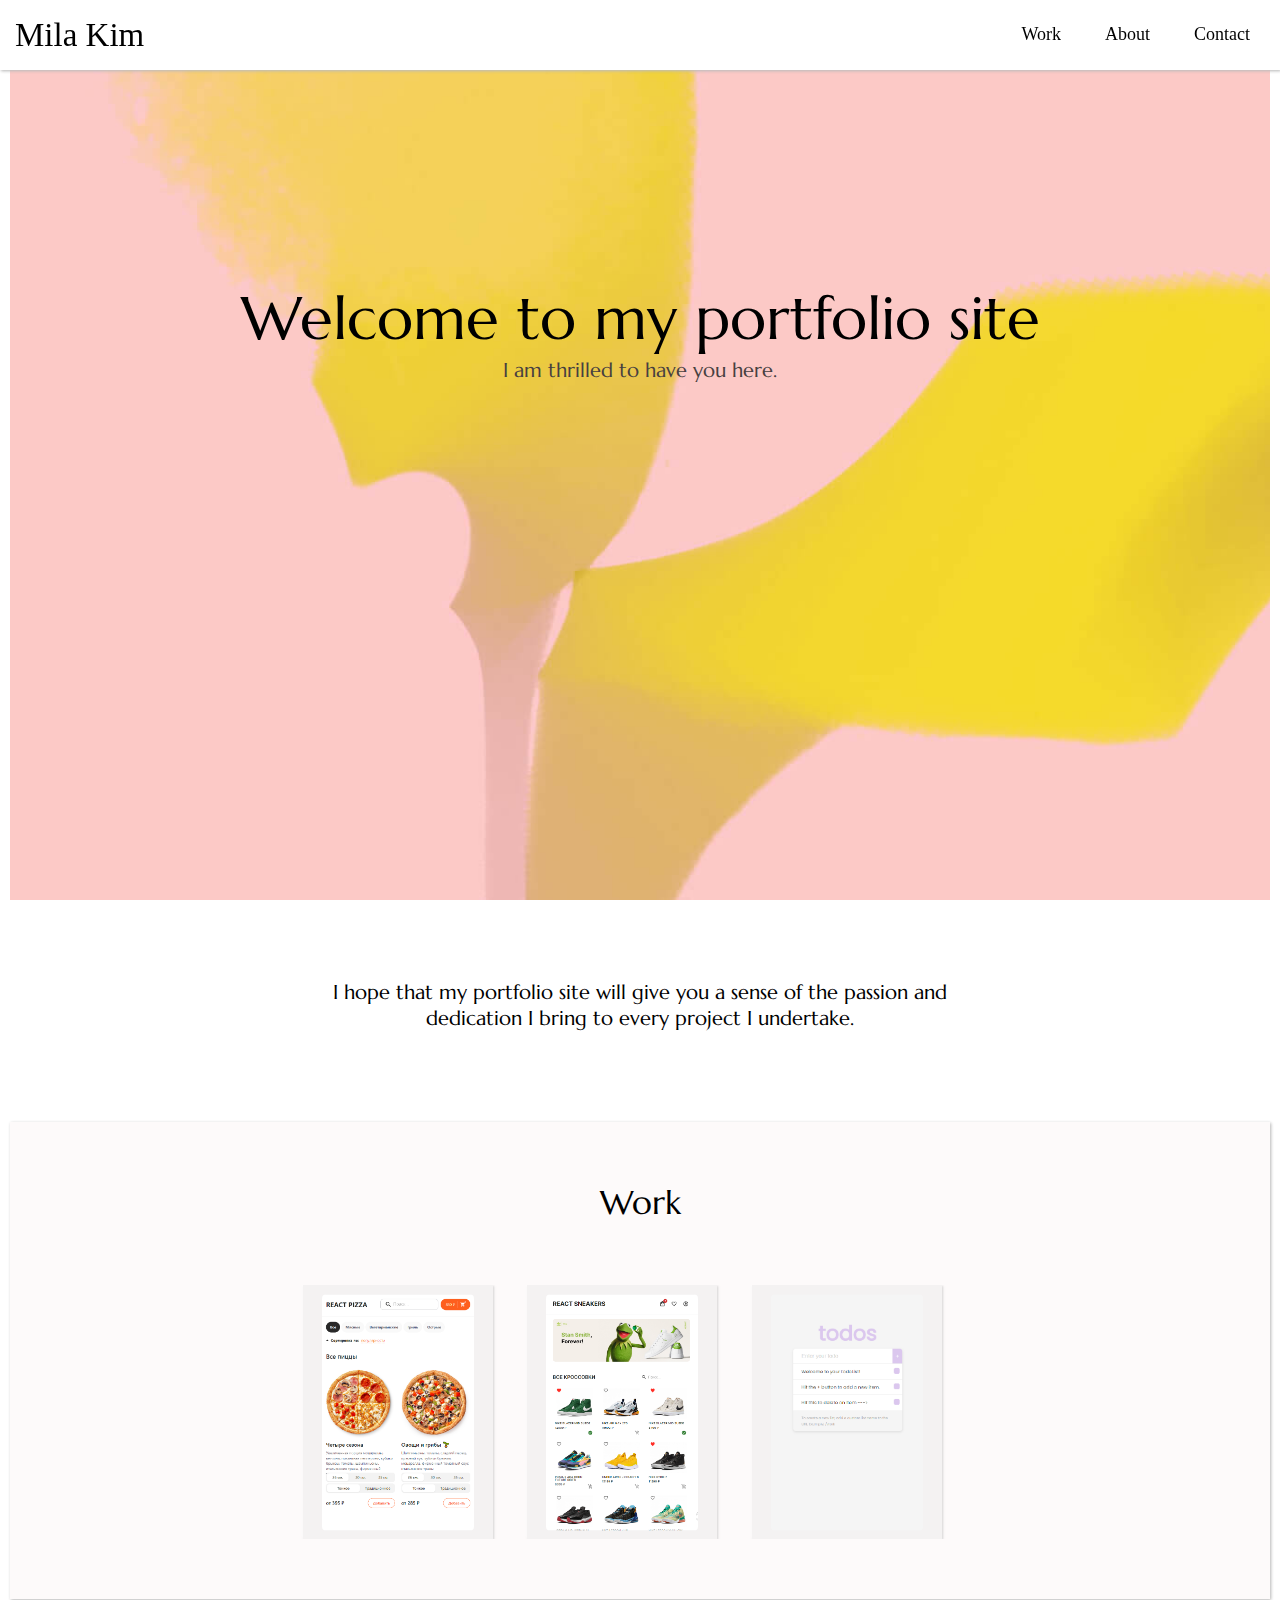
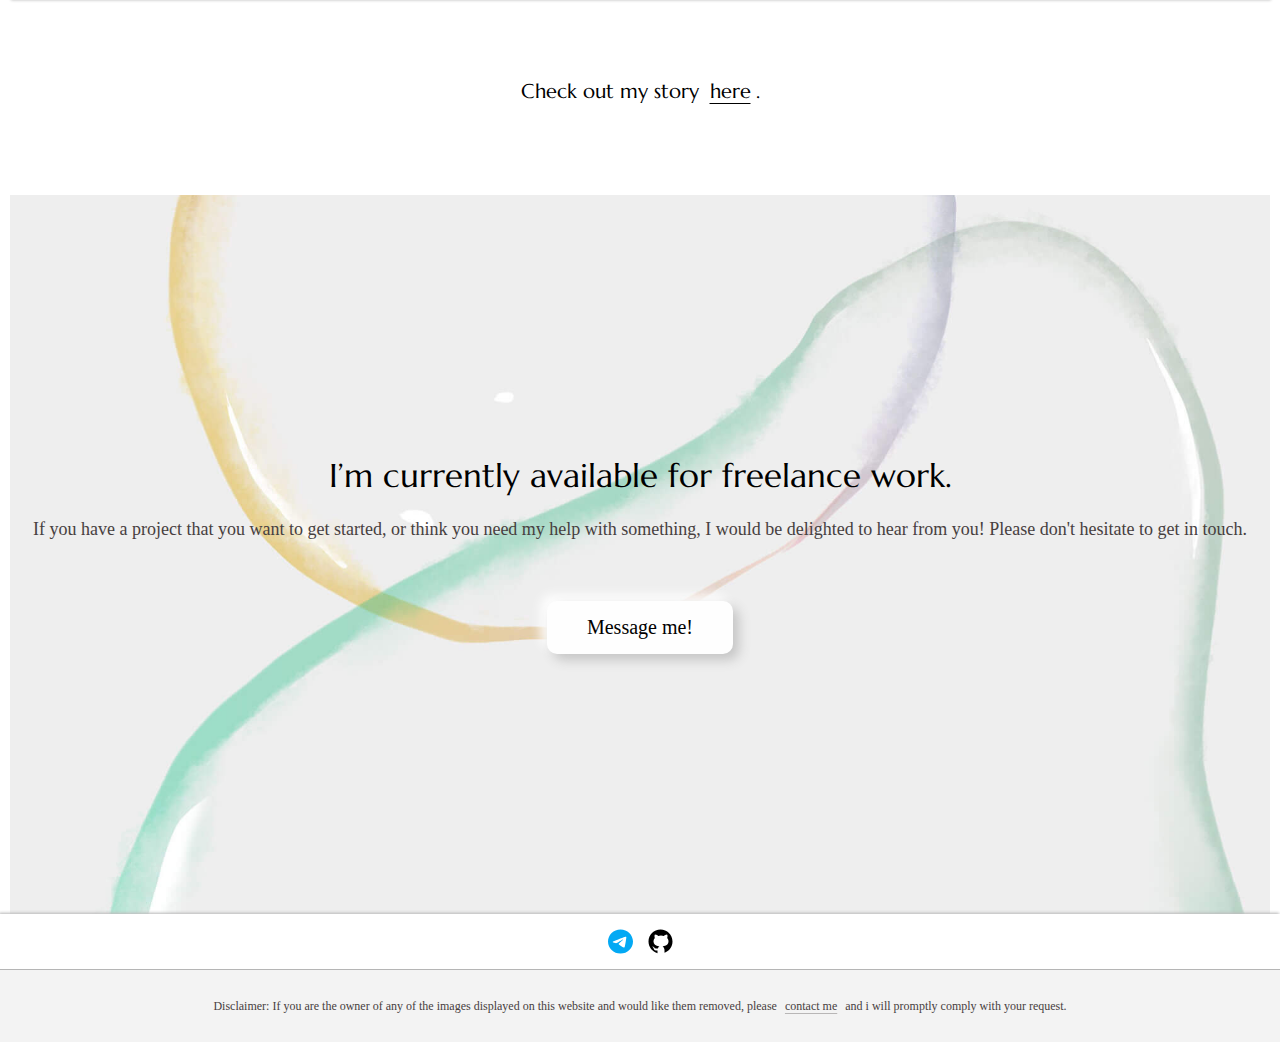
<file: index.html>
<!DOCTYPE html>
<html lang="en">
  <head>
    <meta charset="UTF-8" />
    <meta http-equiv="X-UA-Compatible" content="IE=edge" />
    <meta name="viewport" content="width=device-width, initial-scale=1.0" />
    <meta
      name="description"
      content="My portfolio website showcasing my skills and projects in web development."
    />
    <meta
      name="keywords"
      content="web development, front-end, HTML, CSS, JavaScript, React, Node.js"
    />
    <meta name="author" content="Mila Kim" />
    <meta name="robots" content="index, follow" />
    <title>Mila Kim | Portfolio</title>
    <!-- Favicons -->
    <link
      rel="apple-touch-icon"
      sizes="180x180"
      href="assets/img/favicon/apple-touch-icon.png"
    />
    <link
      rel="icon"
      type="image/png"
      sizes="32x32"
      href="assets/img/favicon//favicon-32x32.png"
    />
    <link
      rel="icon"
      type="image/png"
      sizes="16x16"
      href="assets/img/favicon//favicon-16x16.png"
    />
    <link rel="manifest" href="assets/img/favicon//site.webmanifest" />
    <!-- Preconnect Google Fonts -->
    <link rel="preconnect" href="https://fonts.googleapis.com" />
    <link rel="preconnect" href="https://fonts.gstatic.com" crossorigin />
    <link
      href="https://fonts.googleapis.com/css2?family=Marcellus&family=Tinos&display=swap"
      rel="stylesheet"
    />
    <!-- Stylesheets -->
    <link rel="stylesheet" href="assets/css/libraries/owl.carousel.min.css" />
    <link
      rel="stylesheet"
      href="assets/css/libraries/owl.theme.default.min.css"
    />
    <link rel="stylesheet" href="assets/css/style.css" />
  </head>

  <body>
    <div class="preloader" id="preloader">
      <div class="preloader__block"></div>
      <div class="preloader__block"></div>
      <div class="preloader__block"></div>
      <div class="preloader__block"></div>
    </div>
    <div class="wrapper">
      <header class="header">
        <div class="container">
          <div class="header__body">
            <div class="header__logo">
              <a class="header__title" href="/">Mila Kim</a>
            </div>
            <div class="header__burger link">
              <span></span>
            </div>
            <div class="header__menu">
              <nav class="header__nav">
                <a class="header__link link" href="#work">Work</a>
                <a class="header__link link" href="about.html">About</a>
                <a class="header__link link" href="#contact">Contact</a>
              </nav>
            </div>
          </div>
        </div>
      </header>

      <main>
        <section
          class="hero"
          title="Background image for website from www.squarespace.com"
        >
          <div class="container">
            <div class="hero__content">
              <h2 class="hero__title">Welcome to my portfolio site</h2>
              <h3 class="hero__text">I am thrilled to have you here.</h3>
            </div>
          </div>
        </section>

        <section class="block-content">
          <div class="container">
            <p class="block-content__text">
              I hope that my portfolio site will give you a sense of the passion
              and dedication I bring to every project I undertake.
            </p>
          </div>
        </section>

        <section class="work" id="work">
          <div class="container">
            <div class="work__container">
              <h2 class="work__title">Work</h2>
              <div class="work__wrapper">
                <div class="owl-carousel owl-theme">
                  <div class="card item">
                    <img
                      class="card__img"
                      src="assets/img/works/pizza.png"
                      alt="Example work: React/RTK/TS"
                    />
                    <div class="content card__content">
                      <p class="card__title">
                        React Pizza v2<br />
                        <span class="card__span">CODE | PREVIEW</span>
                      </p>
                      <div class="sci card__sci">
                        <a
                          class="card__sci-logo"
                          href="https://github.com/milakas/react-pizza-v2"
                          aria-label="Link to the project repository on GitHub."
                          target="_blank"
                        >
                          <svg
                            width="30"
                            height="30"
                            viewBox="0 0 30 30"
                            xmlns="http://www.w3.org/2000/svg"
                          >
                            <path
                              d="M10.3687 26.3898C10.3687 26.5227 10.225 26.6289 10.0437 26.6289C9.8375 26.6488 9.69375 26.5426 9.69375 26.3898C9.69375 26.257 9.8375 26.1508 10.0188 26.1508C10.2063 26.1309 10.3687 26.2371 10.3687 26.3898ZM8.425 26.091C8.38125 26.2238 8.50625 26.3766 8.69375 26.4164C8.85625 26.4828 9.04375 26.4164 9.08125 26.2836C9.11875 26.1508 9 25.998 8.8125 25.9383C8.65 25.8918 8.46875 25.9582 8.425 26.091ZM11.1875 25.9781C11.0063 26.0246 10.8812 26.1508 10.9 26.3035C10.9187 26.4363 11.0813 26.5227 11.2688 26.4762C11.45 26.4297 11.575 26.3035 11.5562 26.1707C11.5375 26.0445 11.3687 25.9582 11.1875 25.9781ZM15.3 0.53125C6.63125 0.53125 0 7.52383 0 16.7344C0 24.0988 4.3625 30.4008 10.5938 32.6188C11.3938 32.7715 11.675 32.2469 11.675 31.8152C11.675 31.4035 11.6562 29.1324 11.6562 27.7379C11.6562 27.7379 7.28125 28.734 6.3625 25.759C6.3625 25.759 5.65 23.8266 4.625 23.3285C4.625 23.3285 3.19375 22.2859 4.725 22.3059C4.725 22.3059 6.28125 22.4387 7.1375 24.0191C8.50625 26.5824 10.8 25.8453 11.6938 25.407C11.8375 24.3445 12.2438 23.6074 12.6938 23.1691C9.2 22.7574 5.675 22.2195 5.675 15.8312C5.675 14.0051 6.15 13.0887 7.15 11.9199C6.9875 11.4883 6.45625 9.70859 7.3125 7.41094C8.61875 6.9793 11.625 9.20391 11.625 9.20391C12.875 8.83203 14.2188 8.63945 15.55 8.63945C16.8813 8.63945 18.225 8.83203 19.475 9.20391C19.475 9.20391 22.4813 6.97266 23.7875 7.41094C24.6438 9.71523 24.1125 11.4883 23.95 11.9199C24.95 13.0953 25.5625 14.0117 25.5625 15.8312C25.5625 22.2395 21.8813 22.7508 18.3875 23.1691C18.9625 23.6938 19.45 24.6898 19.45 26.2504C19.45 28.4883 19.4312 31.2574 19.4312 31.802C19.4312 32.2336 19.7188 32.7582 20.5125 32.6055C26.7625 30.4008 31 24.0988 31 16.7344C31 7.52383 23.9688 0.53125 15.3 0.53125ZM6.075 23.4348C5.99375 23.5012 6.0125 23.6539 6.11875 23.7801C6.21875 23.8863 6.3625 23.9328 6.44375 23.8465C6.525 23.7801 6.50625 23.6273 6.4 23.5012C6.3 23.3949 6.15625 23.3484 6.075 23.4348ZM5.4 22.8969C5.35625 22.9832 5.41875 23.0895 5.54375 23.1559C5.64375 23.2223 5.76875 23.2023 5.8125 23.1094C5.85625 23.023 5.79375 22.9168 5.66875 22.8504C5.54375 22.8105 5.44375 22.8305 5.4 22.8969ZM7.425 25.2609C7.325 25.3473 7.3625 25.5465 7.50625 25.6727C7.65 25.8254 7.83125 25.8453 7.9125 25.7391C7.99375 25.6527 7.95625 25.4535 7.83125 25.3273C7.69375 25.1746 7.50625 25.1547 7.425 25.2609ZM6.7125 24.2848C6.6125 24.3512 6.6125 24.5238 6.7125 24.6766C6.8125 24.8293 6.98125 24.8957 7.0625 24.8293C7.1625 24.743 7.1625 24.5703 7.0625 24.4176C6.975 24.2648 6.8125 24.1984 6.7125 24.2848Z"
                            />
                          </svg>
                        </a>
                        <a
                          class="card__sci-logo"
                          href="https://react-pizza-v2-milakas.vercel.app/"
                          aria-label="Link to the demo version of the website."
                          target="_blank"
                        >
                          <svg
                            width="30"
                            height="30"
                            viewBox="0 0 30 30"
                            xmlns="http://www.w3.org/2000/svg"
                          >
                            <path
                              d="M20.625 15C20.625 16.3008 20.5547 17.5547 20.4316 18.75H9.56836C9.43945 17.5547 9.375 16.3008 9.375 15C9.375 13.6992 9.44531 12.4453 9.56836 11.25H20.4316C20.5605 12.4453 20.625 13.6992 20.625 15ZM22.3125 11.25H29.5254C29.8359 12.4512 30 13.7051 30 15C30 16.2949 29.8359 17.5488 29.5254 18.75H22.3125C22.4355 17.543 22.5 16.2891 22.5 15C22.5 13.7109 22.4355 12.457 22.3125 11.25ZM28.9102 9.375H22.0723C21.4863 5.63086 20.3262 2.49609 18.832 0.492187C23.4199 1.70508 27.1523 5.0332 28.9043 9.375H28.9102ZM20.1738 9.375H9.82617C10.1836 7.24219 10.7344 5.35547 11.4082 3.82617C12.0234 2.44336 12.709 1.44141 13.3711 0.808594C14.0273 0.1875 14.5723 0 15 0C15.4277 0 15.9727 0.1875 16.6289 0.808594C17.291 1.44141 17.9766 2.44336 18.5918 3.82617C19.2715 5.34961 19.8223 7.23633 20.1738 9.375ZM7.92773 9.375H1.08984C2.84766 5.0332 6.57422 1.70508 11.168 0.492187C9.67383 2.49609 8.51367 5.63086 7.92773 9.375ZM0.474609 11.25H7.6875C7.56445 12.457 7.5 13.7109 7.5 15C7.5 16.2891 7.56445 17.543 7.6875 18.75H0.474609C0.164063 17.5488 0 16.2949 0 15C0 13.7051 0.164063 12.4512 0.474609 11.25ZM11.4082 26.168C10.7285 24.6445 10.1836 22.7578 9.82617 20.625H20.1738C19.8164 22.7578 19.2656 24.6445 18.5918 26.168C17.9766 27.5508 17.291 28.5527 16.6289 29.1855C15.9727 29.8125 15.4277 30 15 30C14.5723 30 14.0273 29.8125 13.3711 29.1914C12.709 28.5586 12.0234 27.5566 11.4082 26.1738V26.168ZM7.92773 20.625C8.51367 24.3691 9.67383 27.5039 11.168 29.5078C6.57422 28.2949 2.84766 24.9668 1.08984 20.625H7.92773ZM28.9102 20.625C27.1523 24.9668 23.4258 28.2949 18.8379 29.5078C20.332 27.5039 21.4863 24.3691 22.0781 20.625H28.9102Z"
                            />
                          </svg>
                        </a>
                      </div>
                    </div>
                  </div>
                  <div class="card item">
                    <img
                      class="card__img"
                      src="assets/img/works/sneakers.png"
                      alt="Example work: Responsive website layout"
                    />
                    <div class="content card__content">
                      <p class="card__title">
                        React Sneakers<br />
                        <span class="card__span">CODE | PREVIEW</span>
                      </p>
                      <div class="sci card__sci">
                        <a
                          class="card__sci-logo"
                          href="https://github.com/milakas/react-sneakers"
                          aria-label="Link to the project repository on GitHub."
                          target="_blank"
                        >
                          <svg
                            width="30"
                            height="30"
                            viewBox="0 0 30 30"
                            xmlns="http://www.w3.org/2000/svg"
                          >
                            <path
                              d="M10.3687 26.3898C10.3687 26.5227 10.225 26.6289 10.0437 26.6289C9.8375 26.6488 9.69375 26.5426 9.69375 26.3898C9.69375 26.257 9.8375 26.1508 10.0188 26.1508C10.2063 26.1309 10.3687 26.2371 10.3687 26.3898ZM8.425 26.091C8.38125 26.2238 8.50625 26.3766 8.69375 26.4164C8.85625 26.4828 9.04375 26.4164 9.08125 26.2836C9.11875 26.1508 9 25.998 8.8125 25.9383C8.65 25.8918 8.46875 25.9582 8.425 26.091ZM11.1875 25.9781C11.0063 26.0246 10.8812 26.1508 10.9 26.3035C10.9187 26.4363 11.0813 26.5227 11.2688 26.4762C11.45 26.4297 11.575 26.3035 11.5562 26.1707C11.5375 26.0445 11.3687 25.9582 11.1875 25.9781ZM15.3 0.53125C6.63125 0.53125 0 7.52383 0 16.7344C0 24.0988 4.3625 30.4008 10.5938 32.6188C11.3938 32.7715 11.675 32.2469 11.675 31.8152C11.675 31.4035 11.6562 29.1324 11.6562 27.7379C11.6562 27.7379 7.28125 28.734 6.3625 25.759C6.3625 25.759 5.65 23.8266 4.625 23.3285C4.625 23.3285 3.19375 22.2859 4.725 22.3059C4.725 22.3059 6.28125 22.4387 7.1375 24.0191C8.50625 26.5824 10.8 25.8453 11.6938 25.407C11.8375 24.3445 12.2438 23.6074 12.6938 23.1691C9.2 22.7574 5.675 22.2195 5.675 15.8312C5.675 14.0051 6.15 13.0887 7.15 11.9199C6.9875 11.4883 6.45625 9.70859 7.3125 7.41094C8.61875 6.9793 11.625 9.20391 11.625 9.20391C12.875 8.83203 14.2188 8.63945 15.55 8.63945C16.8813 8.63945 18.225 8.83203 19.475 9.20391C19.475 9.20391 22.4813 6.97266 23.7875 7.41094C24.6438 9.71523 24.1125 11.4883 23.95 11.9199C24.95 13.0953 25.5625 14.0117 25.5625 15.8312C25.5625 22.2395 21.8813 22.7508 18.3875 23.1691C18.9625 23.6938 19.45 24.6898 19.45 26.2504C19.45 28.4883 19.4312 31.2574 19.4312 31.802C19.4312 32.2336 19.7188 32.7582 20.5125 32.6055C26.7625 30.4008 31 24.0988 31 16.7344C31 7.52383 23.9688 0.53125 15.3 0.53125ZM6.075 23.4348C5.99375 23.5012 6.0125 23.6539 6.11875 23.7801C6.21875 23.8863 6.3625 23.9328 6.44375 23.8465C6.525 23.7801 6.50625 23.6273 6.4 23.5012C6.3 23.3949 6.15625 23.3484 6.075 23.4348ZM5.4 22.8969C5.35625 22.9832 5.41875 23.0895 5.54375 23.1559C5.64375 23.2223 5.76875 23.2023 5.8125 23.1094C5.85625 23.023 5.79375 22.9168 5.66875 22.8504C5.54375 22.8105 5.44375 22.8305 5.4 22.8969ZM7.425 25.2609C7.325 25.3473 7.3625 25.5465 7.50625 25.6727C7.65 25.8254 7.83125 25.8453 7.9125 25.7391C7.99375 25.6527 7.95625 25.4535 7.83125 25.3273C7.69375 25.1746 7.50625 25.1547 7.425 25.2609ZM6.7125 24.2848C6.6125 24.3512 6.6125 24.5238 6.7125 24.6766C6.8125 24.8293 6.98125 24.8957 7.0625 24.8293C7.1625 24.743 7.1625 24.5703 7.0625 24.4176C6.975 24.2648 6.8125 24.1984 6.7125 24.2848Z"
                            />
                          </svg>
                        </a>
                        <a
                          class="card__sci-logo"
                          href="https://react-sneakers-milakas.vercel.app/"
                          aria-label="Link to the demo version of the website."
                          target="_blank"
                        >
                          <svg
                            width="30"
                            height="30"
                            viewBox="0 0 30 30"
                            xmlns="http://www.w3.org/2000/svg"
                          >
                            <path
                              d="M20.625 15C20.625 16.3008 20.5547 17.5547 20.4316 18.75H9.56836C9.43945 17.5547 9.375 16.3008 9.375 15C9.375 13.6992 9.44531 12.4453 9.56836 11.25H20.4316C20.5605 12.4453 20.625 13.6992 20.625 15ZM22.3125 11.25H29.5254C29.8359 12.4512 30 13.7051 30 15C30 16.2949 29.8359 17.5488 29.5254 18.75H22.3125C22.4355 17.543 22.5 16.2891 22.5 15C22.5 13.7109 22.4355 12.457 22.3125 11.25ZM28.9102 9.375H22.0723C21.4863 5.63086 20.3262 2.49609 18.832 0.492187C23.4199 1.70508 27.1523 5.0332 28.9043 9.375H28.9102ZM20.1738 9.375H9.82617C10.1836 7.24219 10.7344 5.35547 11.4082 3.82617C12.0234 2.44336 12.709 1.44141 13.3711 0.808594C14.0273 0.1875 14.5723 0 15 0C15.4277 0 15.9727 0.1875 16.6289 0.808594C17.291 1.44141 17.9766 2.44336 18.5918 3.82617C19.2715 5.34961 19.8223 7.23633 20.1738 9.375ZM7.92773 9.375H1.08984C2.84766 5.0332 6.57422 1.70508 11.168 0.492187C9.67383 2.49609 8.51367 5.63086 7.92773 9.375ZM0.474609 11.25H7.6875C7.56445 12.457 7.5 13.7109 7.5 15C7.5 16.2891 7.56445 17.543 7.6875 18.75H0.474609C0.164063 17.5488 0 16.2949 0 15C0 13.7051 0.164063 12.4512 0.474609 11.25ZM11.4082 26.168C10.7285 24.6445 10.1836 22.7578 9.82617 20.625H20.1738C19.8164 22.7578 19.2656 24.6445 18.5918 26.168C17.9766 27.5508 17.291 28.5527 16.6289 29.1855C15.9727 29.8125 15.4277 30 15 30C14.5723 30 14.0273 29.8125 13.3711 29.1914C12.709 28.5586 12.0234 27.5566 11.4082 26.1738V26.168ZM7.92773 20.625C8.51367 24.3691 9.67383 27.5039 11.168 29.5078C6.57422 28.2949 2.84766 24.9668 1.08984 20.625H7.92773ZM28.9102 20.625C27.1523 24.9668 23.4258 28.2949 18.8379 29.5078C20.332 27.5039 21.4863 24.3691 22.0781 20.625H28.9102Z"
                            />
                          </svg>
                        </a>
                      </div>
                    </div>
                  </div>
                  <div class="card item">
                    <img
                      class="card__img"
                      src="assets/img/works/todo.png"
                      alt="Example work: Todo List"
                    />
                    <div class="content card__content">
                      <p class="card__title">
                        Todo List App<br />
                        <span class="card__span">CODE | PREVIEW</span>
                      </p>
                      <div class="sci card__sci">
                        <a
                          class="card__sci-logo"
                          href="https://github.com/milakas/node-ejs-todolist"
                          aria-label="Link to the project repository on GitHub."
                          target="_blank"
                        >
                          <svg
                            width="30"
                            height="30"
                            viewBox="0 0 30 30"
                            xmlns="http://www.w3.org/2000/svg"
                          >
                            <path
                              d="M10.3687 26.3898C10.3687 26.5227 10.225 26.6289 10.0437 26.6289C9.8375 26.6488 9.69375 26.5426 9.69375 26.3898C9.69375 26.257 9.8375 26.1508 10.0188 26.1508C10.2063 26.1309 10.3687 26.2371 10.3687 26.3898ZM8.425 26.091C8.38125 26.2238 8.50625 26.3766 8.69375 26.4164C8.85625 26.4828 9.04375 26.4164 9.08125 26.2836C9.11875 26.1508 9 25.998 8.8125 25.9383C8.65 25.8918 8.46875 25.9582 8.425 26.091ZM11.1875 25.9781C11.0063 26.0246 10.8812 26.1508 10.9 26.3035C10.9187 26.4363 11.0813 26.5227 11.2688 26.4762C11.45 26.4297 11.575 26.3035 11.5562 26.1707C11.5375 26.0445 11.3687 25.9582 11.1875 25.9781ZM15.3 0.53125C6.63125 0.53125 0 7.52383 0 16.7344C0 24.0988 4.3625 30.4008 10.5938 32.6188C11.3938 32.7715 11.675 32.2469 11.675 31.8152C11.675 31.4035 11.6562 29.1324 11.6562 27.7379C11.6562 27.7379 7.28125 28.734 6.3625 25.759C6.3625 25.759 5.65 23.8266 4.625 23.3285C4.625 23.3285 3.19375 22.2859 4.725 22.3059C4.725 22.3059 6.28125 22.4387 7.1375 24.0191C8.50625 26.5824 10.8 25.8453 11.6938 25.407C11.8375 24.3445 12.2438 23.6074 12.6938 23.1691C9.2 22.7574 5.675 22.2195 5.675 15.8312C5.675 14.0051 6.15 13.0887 7.15 11.9199C6.9875 11.4883 6.45625 9.70859 7.3125 7.41094C8.61875 6.9793 11.625 9.20391 11.625 9.20391C12.875 8.83203 14.2188 8.63945 15.55 8.63945C16.8813 8.63945 18.225 8.83203 19.475 9.20391C19.475 9.20391 22.4813 6.97266 23.7875 7.41094C24.6438 9.71523 24.1125 11.4883 23.95 11.9199C24.95 13.0953 25.5625 14.0117 25.5625 15.8312C25.5625 22.2395 21.8813 22.7508 18.3875 23.1691C18.9625 23.6938 19.45 24.6898 19.45 26.2504C19.45 28.4883 19.4312 31.2574 19.4312 31.802C19.4312 32.2336 19.7188 32.7582 20.5125 32.6055C26.7625 30.4008 31 24.0988 31 16.7344C31 7.52383 23.9688 0.53125 15.3 0.53125ZM6.075 23.4348C5.99375 23.5012 6.0125 23.6539 6.11875 23.7801C6.21875 23.8863 6.3625 23.9328 6.44375 23.8465C6.525 23.7801 6.50625 23.6273 6.4 23.5012C6.3 23.3949 6.15625 23.3484 6.075 23.4348ZM5.4 22.8969C5.35625 22.9832 5.41875 23.0895 5.54375 23.1559C5.64375 23.2223 5.76875 23.2023 5.8125 23.1094C5.85625 23.023 5.79375 22.9168 5.66875 22.8504C5.54375 22.8105 5.44375 22.8305 5.4 22.8969ZM7.425 25.2609C7.325 25.3473 7.3625 25.5465 7.50625 25.6727C7.65 25.8254 7.83125 25.8453 7.9125 25.7391C7.99375 25.6527 7.95625 25.4535 7.83125 25.3273C7.69375 25.1746 7.50625 25.1547 7.425 25.2609ZM6.7125 24.2848C6.6125 24.3512 6.6125 24.5238 6.7125 24.6766C6.8125 24.8293 6.98125 24.8957 7.0625 24.8293C7.1625 24.743 7.1625 24.5703 7.0625 24.4176C6.975 24.2648 6.8125 24.1984 6.7125 24.2848Z"
                            />
                          </svg>
                        </a>
                        <a
                          class="card__sci-logo"
                          href="https://node-ejs-todolist-milakas.vercel.app/"
                          aria-label="Link to the demo version of the website."
                          target="_blank"
                        >
                          <svg
                            width="30"
                            height="30"
                            viewBox="0 0 30 30"
                            xmlns="http://www.w3.org/2000/svg"
                          >
                            <path
                              d="M20.625 15C20.625 16.3008 20.5547 17.5547 20.4316 18.75H9.56836C9.43945 17.5547 9.375 16.3008 9.375 15C9.375 13.6992 9.44531 12.4453 9.56836 11.25H20.4316C20.5605 12.4453 20.625 13.6992 20.625 15ZM22.3125 11.25H29.5254C29.8359 12.4512 30 13.7051 30 15C30 16.2949 29.8359 17.5488 29.5254 18.75H22.3125C22.4355 17.543 22.5 16.2891 22.5 15C22.5 13.7109 22.4355 12.457 22.3125 11.25ZM28.9102 9.375H22.0723C21.4863 5.63086 20.3262 2.49609 18.832 0.492187C23.4199 1.70508 27.1523 5.0332 28.9043 9.375H28.9102ZM20.1738 9.375H9.82617C10.1836 7.24219 10.7344 5.35547 11.4082 3.82617C12.0234 2.44336 12.709 1.44141 13.3711 0.808594C14.0273 0.1875 14.5723 0 15 0C15.4277 0 15.9727 0.1875 16.6289 0.808594C17.291 1.44141 17.9766 2.44336 18.5918 3.82617C19.2715 5.34961 19.8223 7.23633 20.1738 9.375ZM7.92773 9.375H1.08984C2.84766 5.0332 6.57422 1.70508 11.168 0.492187C9.67383 2.49609 8.51367 5.63086 7.92773 9.375ZM0.474609 11.25H7.6875C7.56445 12.457 7.5 13.7109 7.5 15C7.5 16.2891 7.56445 17.543 7.6875 18.75H0.474609C0.164063 17.5488 0 16.2949 0 15C0 13.7051 0.164063 12.4512 0.474609 11.25ZM11.4082 26.168C10.7285 24.6445 10.1836 22.7578 9.82617 20.625H20.1738C19.8164 22.7578 19.2656 24.6445 18.5918 26.168C17.9766 27.5508 17.291 28.5527 16.6289 29.1855C15.9727 29.8125 15.4277 30 15 30C14.5723 30 14.0273 29.8125 13.3711 29.1914C12.709 28.5586 12.0234 27.5566 11.4082 26.1738V26.168ZM7.92773 20.625C8.51367 24.3691 9.67383 27.5039 11.168 29.5078C6.57422 28.2949 2.84766 24.9668 1.08984 20.625H7.92773ZM28.9102 20.625C27.1523 24.9668 23.4258 28.2949 18.8379 29.5078C20.332 27.5039 21.4863 24.3691 22.0781 20.625H28.9102Z"
                            />
                          </svg>
                        </a>
                      </div>
                    </div>
                  </div>
                </div>
              </div>
            </div>
          </div>
        </section>

        <section class="block-content" id="about">
          <div class="container">
            <h3 class="block-content__text">
              Check out my story
              <a
                class="block-content__link"
                href="about.html"
                aria-label="Link to my story"
                >here</a
              >.
            </h3>
          </div>
        </section>

        <section class="freelance" id="contact">
          <div class="container">
            <h2 class="freelance__title">
              I’m currently available for freelance work.
            </h2>
            <p class="freelance__text">
              If you have a project that you want to get started, or think you
              need my help with something, I would be delighted to hear from
              you! Please don't hesitate to get in touch.
            </p>
            <button class="freelance__btn" type="button">
              <a
                href="mailto:mi_parfenova@mail.ru"
                aria-label="Send me a message by email"
              >
                Message me!</a
              >
            </button>
          </div>
        </section>
      </main>

      <footer class="footer">
        <div class="container">
          <div class="footer__wrapper">
            <div class="footer__share">
              <button class="footer__btn footer__btn-2">
                <a
                  class="footer__telegram footer__logo"
                  href="https://t.me/mi_parfenova"
                  target="_blank"
                  title="My profile on Telegram"
                  aria-label="Link to my profile on Telegram"
                  rel="noopener"
                >
                  <svg
                    width="25"
                    height="25"
                    viewBox="0 0 30 30"
                    xmlns="http://www.w3.org/2000/svg"
                  >
                    <g clip-path="url(#clip0_132_2)">
                      <path
                        d="M15 0.46875C6.71571 0.46875 0 6.97459 0 15C0 23.0254 6.71571 29.5312 15 29.5312C23.2843 29.5312 30 23.0254 30 15C30 6.97459 23.2843 0.46875 15 0.46875ZM21.9527 10.3512C21.727 12.6489 20.7503 18.2249 20.2531 20.7984C20.0429 21.8873 19.6288 22.2525 19.2281 22.2882C18.3571 22.3659 17.6955 21.7305 16.8518 21.1948C15.5317 20.3564 14.7858 19.8345 13.5043 19.0164C12.0233 18.071 12.9834 17.5516 13.8274 16.702C14.0483 16.4797 17.8863 13.0979 17.9606 12.7911C17.9698 12.7527 17.9787 12.6094 17.8908 12.5342C17.8028 12.459 17.6736 12.4845 17.5802 12.5049C17.4478 12.534 15.3388 13.8845 11.2531 16.5562C10.6545 16.9544 10.1123 17.1484 9.62643 17.1383C9.09085 17.1271 8.06062 16.8449 7.29472 16.6037C6.35534 16.3079 5.60873 16.1515 5.67375 15.6492C5.70762 15.3874 6.0796 15.1199 6.78968 14.8464C11.1625 13.0008 14.0784 11.784 15.5373 11.196C19.703 9.5175 20.5686 9.22594 21.1328 9.21621C21.2569 9.21422 21.5343 9.24398 21.714 9.38525C21.8335 9.48589 21.9097 9.62632 21.9275 9.77877C21.958 9.96806 21.9664 10.1601 21.9527 10.3512Z"
                      />
                    </g>
                  </svg>
                </a>
              </button>
              <button class="footer__btn footer__btn-3">
                <a
                  class="footer__git footer__logo"
                  href="https://github.com/milakas/mila-kim"
                  target="_blank"
                  title="The source code of the website on GitHub"
                  aria-label="Link to GitHub repository"
                  rel="noopener"
                >
                  <svg
                    width="25"
                    height="25"
                    viewBox="0 0 30 30"
                    xmlns="http://www.w3.org/2000/svg"
                    class="git"
                  >
                    <path
                      d="M15,3C8.373,3,3,8.373,3,15c0,5.623,3.872,10.328,9.092,11.63C12.036,26.468,12,26.28,12,26.047v-2.051 c-0.487,0-1.303,0-1.508,0c-0.821,0-1.551-0.353-1.905-1.009c-0.393-0.729-0.461-1.844-1.435-2.526 c-0.289-0.227-0.069-0.486,0.264-0.451c0.615,0.174,1.125,0.596,1.605,1.222c0.478,0.627,0.703,0.769,1.596,0.769 c0.433,0,1.081-0.025,1.691-0.121c0.328-0.833,0.895-1.6,1.588-1.962c-3.996-0.411-5.903-2.399-5.903-5.098 c0-1.162,0.495-2.286,1.336-3.233C9.053,10.647,8.706,8.73,9.435,8c1.798,0,2.885,1.166,3.146,1.481C13.477,9.174,14.461,9,15.495,9 c1.036,0,2.024,0.174,2.922,0.483C18.675,9.17,19.763,8,21.565,8c0.732,0.731,0.381,2.656,0.102,3.594 c0.836,0.945,1.328,2.066,1.328,3.226c0,2.697-1.904,4.684-5.894,5.097C18.199,20.49,19,22.1,19,23.313v2.734 c0,0.104-0.023,0.179-0.035,0.268C23.641,24.676,27,20.236,27,15C27,8.373,21.627,3,15,3z"
                    ></path>
                  </svg>
                </a>
              </button>
            </div>
          </div>
        </div>
        <div class="footer__container">
          <p
            content="footer__disclaimer"
            title="Disclaimer and image removal information"
          >
            Disclaimer: If you are the owner of any of the images displayed on
            this website and would like them removed, please
            <a
              class="footer__link"
              href="mailto:mi_parfenova@mail.ru"
              aria-label="Contact the website owner"
              >contact me</a
            >
            and i will promptly comply with your request.
          </p>
        </div>
      </footer>
    </div>
    <!-- jQuery v. 3.6.4. (Google CDN)-->
    <script src="https://ajax.googleapis.com/ajax/libs/jquery/3.6.3/jquery.min.js"></script>
    <!-- Owl Carousel v. 2.3.4-->
    <script src="assets/js/libraries/owl.carousel.min.js"></script>
    <script src="assets/js/preloader.js"></script>
    <script src="assets/js/script.js"></script>
  </body>
</html>
</file>
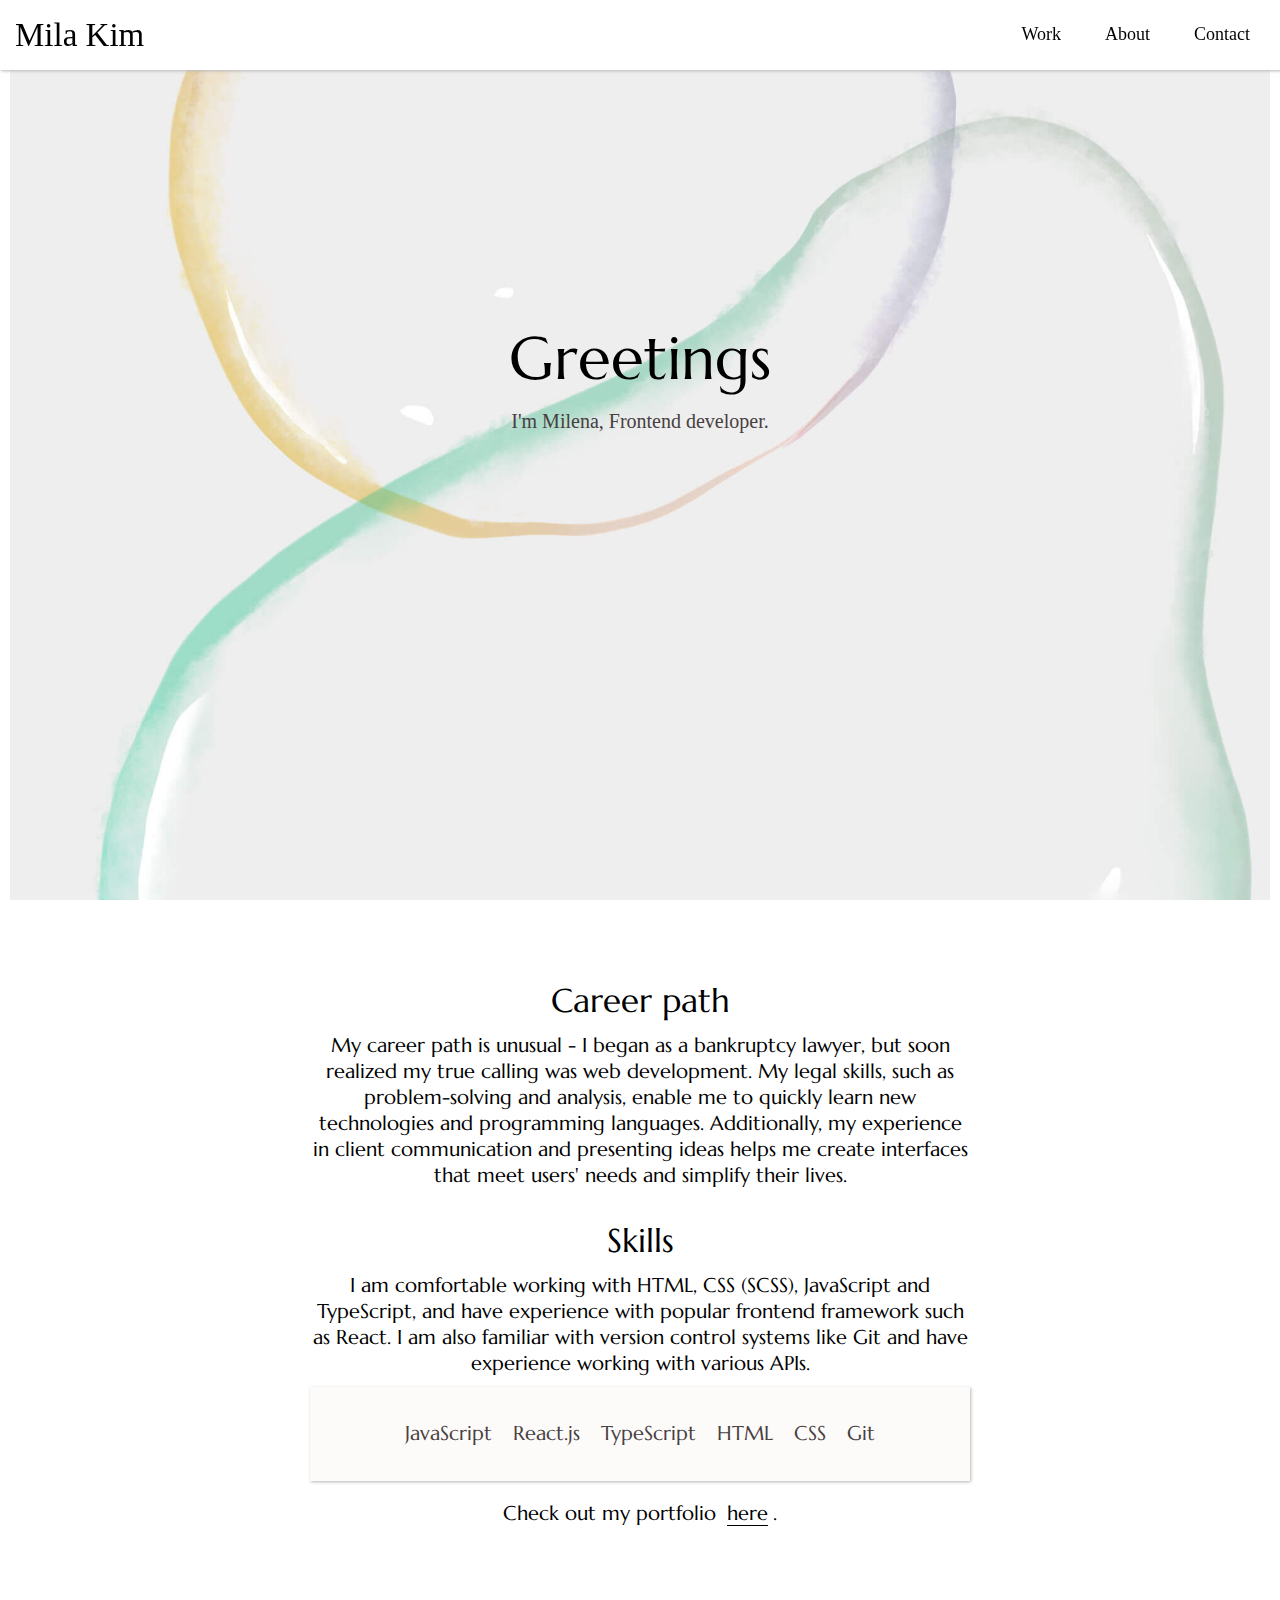
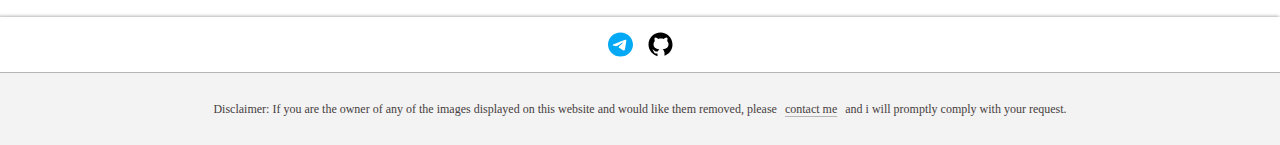
<file: about.html>
<!DOCTYPE html>
<html lang="en">
  <head>
    <meta charset="UTF-8" />
    <meta http-equiv="X-UA-Compatible" content="IE=edge" />
    <meta name="viewport" content="width=device-width, initial-scale=1.0" />
    <meta
      name="description"
      content="My portfolio website showcasing my skills and projects in web development."
    />
    <meta
      name="keywords"
      content="web development, front-end, HTML, CSS, JavaScript, React, Node.js"
    />
    <meta name="author" content="Mila Kim" />
    <meta name="robots" content="index, follow" />
    <title>Mila Kim | About</title>
    <!-- Favicons -->
    <link
      rel="apple-touch-icon"
      sizes="180x180"
      href="assets/img/favicon/apple-touch-icon.png"
    />
    <link
      rel="icon"
      type="image/png"
      sizes="32x32"
      href="assets/img/favicon//favicon-32x32.png"
    />
    <link
      rel="icon"
      type="image/png"
      sizes="16x16"
      href="assets/img/favicon//favicon-16x16.png"
    />
    <link rel="manifest" href="assets/img/favicon//site.webmanifest" />
    <!-- Preconnect Google Fonts -->
    <link rel="preconnect" href="https://fonts.googleapis.com" />
    <link rel="preconnect" href="https://fonts.gstatic.com" crossorigin />
    <link
      href="https://fonts.googleapis.com/css2?family=Marcellus&family=Tinos&display=swap"
      rel="stylesheet"
    />
    <!-- Stylesheets -->
    <link rel="stylesheet" href="assets/css/libraries/owl.carousel.min.css" />
    <link
      rel="stylesheet"
      href="assets/css/libraries/owl.theme.default.min.css"
    />
    <link rel="stylesheet" href="assets/css/style.css" />
  </head>

  <body>
    <div class="preloader" id="preloader">
      <div class="preloader__block grey"></div>
      <div class="preloader__block grey"></div>
      <div class="preloader__block grey"></div>
      <div class="preloader__block grey"></div>
    </div>

    <div class="wrapper">
      <header class="header">
        <div class="container">
          <div class="header__body">
            <div class="header__logo">
              <a class="header__title" href="/">Mila Kim</a>
            </div>
            <div class="header__burger link">
              <span></span>
            </div>
            <div class="header__menu">
              <nav class="header__nav">
                <a class="header__link link" href="index.html">Work</a>
                <a class="header__link link" href="#about">About</a>
                <a class="header__link link" href="index.html">Contact</a>
              </nav>
            </div>
          </div>
        </div>
      </header>

      <main>
        <section
          class="about"
          id="about"
          title="Background image for website from www.squarespace.com"
        >
          <div class="container">
            <div class="about__wrapper">
              <div class="about__content">
                <h1 class="about__title">Greetings</h1>
                <p class="about__text">I'm Milena, Frontend developer.</p>
              </div>
            </div>
          </div>
        </section>

        <section class="block-content">
          <div class="container">
            <h2 class="block-content__title">Career path</h2>
            <p class="block-content__text">
              My career path is unusual - I began as a bankruptcy lawyer, but
              soon realized my true calling was web development. My legal
              skills, such as problem-solving and analysis, enable me to quickly
              learn new technologies and programming languages. Additionally, my
              experience in client communication and presenting ideas helps me
              create interfaces that meet users' needs and simplify their lives.
            </p>
            <br />
            <h2 class="block-content__title">Skills</h2>
            <p class="block-content__text">
              I am comfortable working with HTML, CSS (SCSS), JavaScript and
              TypeScript, and have experience with popular frontend framework
              such as React. I am also familiar with version control systems
              like Git and have experience working with various APIs.
            </p>
            <div class="block-content__container">
              <p class="block-content__skills">
                JavaScript React.js TypeScript HTML CSS Git
              </p>
            </div>
            <br />
            <h3 class="block-content__text">
              Check out my portfolio
              <a
                class="block-content__link"
                href="index.html"
                aria-label="Link to my portfolio"
                >here</a
              >.
            </h3>
          </div>
        </section>
      </main>

      <footer class="footer" id="footer">
        <div class="container">
          <div class="footer__wrapper">
            <div class="footer__share">
              <button type="button" class="footer__btn footer__btn-2">
                <a
                  class="footer__telegram footer__logo"
                  href="https://t.me/mi_parfenova"
                  target="_blank"
                  title="My profile on Telegram"
                  aria-label="Link to my profile on Telegram"
                  rel="noopener"
                >
                  <svg
                    width="25"
                    height="25"
                    viewBox="0 0 30 30"
                    xmlns="http://www.w3.org/2000/svg"
                  >
                    <g clip-path="url(#clip0_132_2)">
                      <path
                        d="M15 0.46875C6.71571 0.46875 0 6.97459 0 15C0 23.0254 6.71571 29.5312 15 29.5312C23.2843 29.5312 30 23.0254 30 15C30 6.97459 23.2843 0.46875 15 0.46875ZM21.9527 10.3512C21.727 12.6489 20.7503 18.2249 20.2531 20.7984C20.0429 21.8873 19.6288 22.2525 19.2281 22.2882C18.3571 22.3659 17.6955 21.7305 16.8518 21.1948C15.5317 20.3564 14.7858 19.8345 13.5043 19.0164C12.0233 18.071 12.9834 17.5516 13.8274 16.702C14.0483 16.4797 17.8863 13.0979 17.9606 12.7911C17.9698 12.7527 17.9787 12.6094 17.8908 12.5342C17.8028 12.459 17.6736 12.4845 17.5802 12.5049C17.4478 12.534 15.3388 13.8845 11.2531 16.5562C10.6545 16.9544 10.1123 17.1484 9.62643 17.1383C9.09085 17.1271 8.06062 16.8449 7.29472 16.6037C6.35534 16.3079 5.60873 16.1515 5.67375 15.6492C5.70762 15.3874 6.0796 15.1199 6.78968 14.8464C11.1625 13.0008 14.0784 11.784 15.5373 11.196C19.703 9.5175 20.5686 9.22594 21.1328 9.21621C21.2569 9.21422 21.5343 9.24398 21.714 9.38525C21.8335 9.48589 21.9097 9.62632 21.9275 9.77877C21.958 9.96806 21.9664 10.1601 21.9527 10.3512Z"
                      />
                    </g>
                  </svg>
                </a>
              </button>

              <button type="button" class="footer__btn footer__btn-3">
                <a
                  class="footer__git footer__logo"
                  href="https://github.com/milakas/mila-kim"
                  target="_blank"
                  title="The source code of the website on GitHub"
                  aria-label="Link to GitHub repository"
                  rel="noopener"
                >
                  <svg
                    width="25"
                    height="25"
                    viewBox="0 0 30 30"
                    xmlns="http://www.w3.org/2000/svg"
                    class="git"
                  >
                    <path
                      d="M15,3C8.373,3,3,8.373,3,15c0,5.623,3.872,10.328,9.092,11.63C12.036,26.468,12,26.28,12,26.047v-2.051 c-0.487,0-1.303,0-1.508,0c-0.821,0-1.551-0.353-1.905-1.009c-0.393-0.729-0.461-1.844-1.435-2.526 c-0.289-0.227-0.069-0.486,0.264-0.451c0.615,0.174,1.125,0.596,1.605,1.222c0.478,0.627,0.703,0.769,1.596,0.769 c0.433,0,1.081-0.025,1.691-0.121c0.328-0.833,0.895-1.6,1.588-1.962c-3.996-0.411-5.903-2.399-5.903-5.098 c0-1.162,0.495-2.286,1.336-3.233C9.053,10.647,8.706,8.73,9.435,8c1.798,0,2.885,1.166,3.146,1.481C13.477,9.174,14.461,9,15.495,9 c1.036,0,2.024,0.174,2.922,0.483C18.675,9.17,19.763,8,21.565,8c0.732,0.731,0.381,2.656,0.102,3.594 c0.836,0.945,1.328,2.066,1.328,3.226c0,2.697-1.904,4.684-5.894,5.097C18.199,20.49,19,22.1,19,23.313v2.734 c0,0.104-0.023,0.179-0.035,0.268C23.641,24.676,27,20.236,27,15C27,8.373,21.627,3,15,3z"
                    ></path>
                  </svg>
                </a>
              </button>
            </div>
          </div>
        </div>
        <div class="footer__container">
          <p
            content="footer__disclaimer"
            title="Disclaimer and image removal information"
          >
            Disclaimer: If you are the owner of any of the images displayed on
            this website and would like them removed, please
            <a
              class="footer__link"
              href="mailto:mi_parfenova@mail.ru"
              aria-label="Contact the website owner"
              >contact me</a
            >
            and i will promptly comply with your request.
          </p>
        </div>
      </footer>
    </div>
    <!-- jQuery v. 3.6.4. (Google CDN)-->
    <script src="https://ajax.googleapis.com/ajax/libs/jquery/3.6.3/jquery.min.js"></script>
    <!-- Owl Carousel v. 2.3.4-->
    <script src="assets/js/libraries/owl.carousel.min.js"></script>

    <script src="assets/js/preloader.js"></script>
    <script src="assets/js/script.js"></script>
  </body>
</html>
</file>
<file: assets/css/style.css>
@import url("https://fonts.googleapis.com/css2?family=Marcellus&family=Tinos&display=swap");
/*! normalize.css v8.0.1 | MIT License | github.com/necolas/normalize.css */
html {
  line-height: 1.15;
  -webkit-text-size-adjust: 100%;
  -ms-text-size-adjust: 100%;
}

body {
  margin: 0;
}

main {
  display: block;
}

h1 {
  font-size: 2em;
  margin: 0.67em 0;
}

hr {
  box-sizing: content-box;
  height: 0;
  overflow: visible;
}

pre {
  font-family: monospace, monospace;
  font-size: 1em;
}

a {
  background-color: transparent;
}

abbr[title] {
  border-bottom: none;
  text-decoration: underline;
  -webkit-text-decoration: underline dotted;
  text-decoration: underline dotted;
}

b,
strong {
  font-weight: bolder;
}

code,
kbd,
samp {
  font-family: monospace, monospace;
  font-size: 1em;
}

small {
  font-size: 80%;
}

sub,
sup {
  font-size: 75%;
  line-height: 0;
  position: relative;
  vertical-align: baseline;
}

sub {
  bottom: -0.25em;
}

sup {
  top: -0.5em;
}

img {
  border-style: none;
}

button,
input,
optgroup,
select,
textarea {
  font-family: inherit;
  font-size: 100%;
  line-height: 1.15;
  margin: 0;
}

button,
input {
  overflow: visible;
}

button,
select {
  text-transform: none;
}

button,
[type=button],
[type=reset],
[type=submit] {
  -webkit-appearance: button;
  -moz-appearance: button;
  appearance: button;
}

button::-moz-focus-inner,
[type=button]::-moz-focus-inner,
[type=reset]::-moz-focus-inner,
[type=submit]::-moz-focus-inner {
  border-style: none;
  padding: 0;
}

button:-moz-focusring,
[type=button]:-moz-focusring,
[type=reset]:-moz-focusring,
[type=submit]:-moz-focusring {
  outline: 1px dotted ButtonText;
}

fieldset {
  padding: 0.35em 0.75em 0.625em;
}

legend {
  box-sizing: border-box;
  color: inherit;
  display: table;
  max-width: 100%;
  padding: 0;
  white-space: normal;
}

progress {
  vertical-align: baseline;
}

textarea {
  overflow: auto;
}

[type=checkbox],
[type=radio] {
  box-sizing: border-box;
  padding: 0;
}

[type=number]::-webkit-inner-spin-button,
[type=number]::-webkit-outer-spin-button {
  height: auto;
}

[type=search] {
  -webkit-appearance: textfield;
  -moz-appearance: textfield;
  appearance: textfield;
  outline-offset: -2px;
}

[type=search]::-webkit-search-decoration {
  -webkit-appearance: none;
}

::-webkit-file-upload-button {
  -webkit-appearance: button;
  font: inherit;
}

details {
  display: block;
}

summary {
  display: list-item;
}

template {
  display: none;
}

[hidden] {
  display: none;
}

::-moz-selection {
  background: #f9f7ee;
}

::selection {
  background: #f9f7ee;
}

::-moz-selection {
  background: #f9f7ee;
}

img::-moz-selection {
  background: transparent;
}

img::selection {
  background: transparent;
}

img::-moz-selection {
  background: transparent;
}

body {
  -webkit-tap-highlight-color: #f9f7ee;
}

::-webkit-scrollbar {
  width: 10px;
  height: 10px;
  cursor: pointer;
}
::-webkit-scrollbar-track {
  background: transparent;
  border-radius: 8px;
}
::-webkit-scrollbar-thumb {
  background: #ebe6e1;
  border-radius: 8px;
  cursor: pointer;
}

.work__cards::-webkit-scrollbar {
  display: none;
}

html,
body {
  font-family: "Tinos", serif;
  font-size: 16px;
  line-height: 1.3;
  background-color: #fff;
  color: #000;
  -webkit-font-smoothing: antialiased;
  -webkit-text-size-adjust: 100%;
  scroll-behavior: smooth;
}

body.lock {
  overflow: hidden;
}

*,
*::after,
*::before {
  margin: 0;
  padding: 0;
  border: 0;
  box-sizing: border-box;
}

.container {
  max-width: 1280px;
  margin: 0 auto;
  padding: 0 10px;
}

a {
  text-decoration: none;
  color: inherit;
}

a,
button {
  padding: 5px;
  border-radius: 10px;
  cursor: pointer;
}

h1,
h2,
h3 {
  font-family: "Marcellus", serif;
  font-weight: 500;
}

@media (max-width: 767px) {
  h1 {
    font-size: calc(
      24px + 39.1 * ((100vw - 320px) / 1280)
    );
  }
}
@media (min-width: 767px) {
  h1 {
    font-size: calc(24px + 23 * (100vw / 1280));
  }
}

@media (max-width: 767px) {
  h2 {
    font-size: calc(
      20.5px + 21.25 * ((100vw - 320px) / 1280)
    );
  }
}
@media (min-width: 767px) {
  h2 {
    font-size: calc(20.5px + 12.5 * (100vw / 1280));
  }
}

@media (max-width: 767px) {
  h3 {
    font-size: calc(
      16px + 6.8 * ((100vw - 320px) / 1280)
    );
  }
}
@media (min-width: 767px) {
  h3 {
    font-size: calc(16px + 4 * (100vw / 1280));
  }
}

p {
  color: #474040;
}

.preloader {
  position: fixed;
  left: 0;
  top: 0;
  display: flex;
  align-items: center;
  justify-content: center;
  width: 100%;
  height: 100%;
  background-color: #fff;
  opacity: 1;
  visibility: visible;
  z-index: 20;
}
.preloader.done {
  opacity: 0;
  visibility: hidden;
}
.preloader__block {
  position: relative;
  box-sizing: border-box;
  float: left;
  margin: 0 10px 10px 0;
  width: 12px;
  height: 12px;
  border-radius: 3px;
  background: rgba(184, 182, 182, 0.5215686275);
}
.preloader__block:nth-child(4n+1) {
  animation: wave 2s ease 0s infinite;
}
.preloader__block:nth-child(4n+2) {
  animation: wave 2s ease 0.2s infinite;
}
.preloader__block:nth-child(4n+3) {
  animation: wave 2s ease 0.4s infinite;
}
.preloader__block:nth-child(4n+4) {
  animation: wave 2s ease 0.6s infinite;
  margin-right: 0;
}
@keyframes wave {
  0% {
    top: 0;
    opacity: 1;
  }
  50% {
    top: 30px;
    opacity: 0.2;
  }
  100% {
    top: 0;
    opacity: 1;
  }
}
.header {
  position: fixed;
  width: 100%;
  top: 0;
  left: 0;
  z-index: 10;
}
.header::before {
  content: "";
  position: absolute;
  top: 0;
  left: 0;
  width: 100%;
  height: 100%;
  background-color: #fff;
  box-shadow: 1px 1px 3px #b5b5b5, -1px -1px 3px #ffffff;
  z-index: 2;
}
.header__body {
  position: relative;
  display: flex;
  justify-content: space-between;
  align-items: center;
  height: 70px;
}
@media (max-width: 767px) {
  .header__body {
    padding-top: calc(
      10px + 8.5 * ((100vw - 320px) / 1280)
    );
    padding-bottom: calc(
      10px + 8.5 * ((100vw - 320px) / 1280)
    );
  }
}
@media (min-width: 767px) {
  .header__body {
    padding-top: calc(10px + 5 * (100vw / 1280));
    padding-bottom: calc(
      10px + 5 * (100vw / 1280)
    );
  }
}
@media (max-width: 767px) {
  .header__body {
    height: 50px;
    transition: height 0.3s ease-in-out;
  }
}
.header__title {
  position: relative;
  z-index: 3;
  text-decoration: none;
  color: inherit;
  margin-bottom: 2vh;
}
@media (max-width: 767px) {
  .header__title {
    font-size: calc(
      20.5px + 21.25 * ((100vw - 320px) / 1280)
    );
  }
}
@media (min-width: 767px) {
  .header__title {
    font-size: calc(20.5px + 12.5 * (100vw / 1280));
  }
}
.header__nav {
  position: relative;
  z-index: 2;
}
@media (max-width: 767px) {
  .header__nav {
    display: flex;
    flex-direction: column;
    align-items: center;
    gap: 8px;
  }
}
@media (max-width: 767px) {
  .header__menu {
    position: fixed;
    top: -100%;
    left: 0;
    width: 100%;
    height: 100%;
    padding: 80px 10px;
    background: #fff;
    overflow: auto;
    transition: all 0.3s ease-in;
  }
}
.header__menu.active {
  top: 0;
}
.header__link {
  background-image: linear-gradient(to bottom, transparent 98%, #474040);
  background-repeat: no-repeat;
  background-size: 0% 100%;
  background-position-x: right;
  transition: background-size 500ms;
}
@media (max-width: 767px) {
  .header__link {
    padding-right: calc(
      16px + 6.8 * ((100vw - 320px) / 1280)
    );
    padding-left: calc(
      16px + 6.8 * ((100vw - 320px) / 1280)
    );
  }
}
@media (min-width: 767px) {
  .header__link {
    padding-right: calc(
      16px + 4 * (100vw / 1280)
    );
    padding-left: calc(16px + 4 * (100vw / 1280));
  }
}
@media (max-width: 767px) {
  .header__link {
    font-size: calc(
      16px + 3.4 * ((100vw - 320px) / 1280)
    );
  }
}
@media (min-width: 767px) {
  .header__link {
    font-size: calc(16px + 2 * (100vw / 1280));
  }
}
.header__link:hover {
  background-size: 100% 100%;
  background-position-x: left;
}
@media (max-width: 767px) and (max-width: 767px) {
  .header__link {
    font-size: calc(
      20.5px + 21.25 * ((100vw - 320px) / 1280)
    );
  }
}
@media (max-width: 767px) and (min-width: 767px) {
  .header__link {
    font-size: calc(20.5px + 12.5 * (100vw / 1280));
  }
}
.header__burger {
  display: none;
  cursor: pointer;
}
@media (max-width: 767px) {
  .header__burger {
    position: relative;
    z-index: 3;
    display: block;
    position: relative;
    width: 20px;
    height: 13px;
  }
}
.header__burger span {
  position: absolute;
  left: 0;
  top: 6px;
  width: 100%;
  height: 1px;
  background-color: #000;
  transition: all 0.3s ease-in;
}
.header__burger::before, .header__burger::after {
  content: "";
  position: absolute;
  width: 100%;
  height: 1px;
  left: 0;
  background-color: #000;
  transition: all 0.3s ease-in;
}
.header__burger::before {
  top: 0;
}
.header__burger::after {
  bottom: 0;
}
.header__burger.active::before {
  transform: rotate(45deg);
  top: 6px;
}
.header__burger.active::after {
  transform: rotate(-45deg);
  bottom: 6px;
}
.header__burger.active span {
  transform: scale(0);
}

.hero {
  height: 100vh;
  text-align: center;
  background: url(../img/hero.jpg) no-repeat center;
  background-size: cover;
  margin: 0 10px;
}
@media (max-width: 767px) {
  .hero {
    padding-right: calc(
      10px + 493 * ((100vw - 320px) / 1280)
    );
    padding-left: calc(
      10px + 493 * ((100vw - 320px) / 1280)
    );
  }
}
@media (min-width: 767px) {
  .hero {
    padding-right: calc(
      10px + 290 * (100vw / 1280)
    );
    padding-left: calc(10px + 290 * (100vw / 1280));
  }
}
@media (max-width: 767px) {
  .hero {
    padding-top: calc(
      240px + 68 * ((100vw - 320px) / 1280)
    );
    padding-bottom: calc(
      240px + 68 * ((100vw - 320px) / 1280)
    );
  }
}
@media (min-width: 767px) {
  .hero {
    padding-top: calc(240px + 40 * (100vw / 1280));
    padding-bottom: calc(
      240px + 40 * (100vw / 1280)
    );
  }
}
@media (min-width: 1280px) {
  .hero {
    padding-right: 10px;
    padding-left: 10px;
  }
}
@media (max-width: 767px) {
  .hero__title {
    font-size: calc(
      27px + 56.1 * ((100vw - 320px) / 1280)
    );
  }
}
@media (min-width: 767px) {
  .hero__title {
    font-size: calc(27px + 33 * (100vw / 1280));
  }
}
.hero__text {
  color: #474040;
}
@media (max-width: 767px) {
  .hero__text {
    font-size: calc(
      14px + 10.2 * ((100vw - 320px) / 1280)
    );
  }
}
@media (min-width: 767px) {
  .hero__text {
    font-size: calc(14px + 6 * (100vw / 1280));
  }
}

.block-content {
  position: relative;
  text-align: center;
}
@media (max-width: 767px) {
  .block-content {
    padding-right: calc(
      0px + 510 * ((100vw - 320px) / 1280)
    );
    padding-left: calc(
      0px + 510 * ((100vw - 320px) / 1280)
    );
  }
}
@media (min-width: 767px) {
  .block-content {
    padding-right: calc(
      0px + 300 * (100vw / 1280)
    );
    padding-left: calc(0px + 300 * (100vw / 1280));
  }
}
@media (max-width: 767px) {
  .block-content {
    padding-top: calc(
      60px + 34 * ((100vw - 320px) / 1280)
    );
    padding-bottom: calc(
      60px + 34 * ((100vw - 320px) / 1280)
    );
  }
}
@media (min-width: 767px) {
  .block-content {
    padding-top: calc(60px + 20 * (100vw / 1280));
    padding-bottom: calc(
      60px + 20 * (100vw / 1280)
    );
  }
}
.block-content__container {
  position: relative;
  padding: 30px 20px;
  background: rgba(249, 242, 242, 0.3490196078);
  box-shadow: 1px 1px 3px #b5b5b5, -1px -1px 3px #ffffff;
}
.block-content__title {
  margin-bottom: 10px;
}
.block-content__text {
  margin-bottom: 10px;
  font-family: "Marcellus", serif;
  font-weight: 500;
  color: #000;
}
@media (max-width: 767px) {
  .block-content__text {
    font-size: calc(
      16px + 6.8 * ((100vw - 320px) / 1280)
    );
  }
}
@media (min-width: 767px) {
  .block-content__text {
    font-size: calc(16px + 4 * (100vw / 1280));
  }
}
.block-content__link {
  text-decoration: underline;
  text-decoration-thickness: 1px;
  text-underline-offset: 5px;
  transition: all 0.3 ease;
}
.block-content__link:hover {
  animation: wave ease 1.3s infinite;
}
.block-content__skills {
  font-family: "Marcellus", serif;
  line-height: 1.7;
  word-spacing: 15px;
}
@media (max-width: 767px) {
  .block-content__skills {
    font-size: calc(
      16px + 6.8 * ((100vw - 320px) / 1280)
    );
  }
}
@media (min-width: 767px) {
  .block-content__skills {
    font-size: calc(16px + 4 * (100vw / 1280));
  }
}

.about {
  height: 100vh;
  text-align: center;
  background: url(../img/contact.jpg) no-repeat center;
  background-size: cover;
  margin: 0 10px;
}
@media (max-width: 767px) {
  .about {
    padding-right: calc(
      10px + 493 * ((100vw - 320px) / 1280)
    );
    padding-left: calc(
      10px + 493 * ((100vw - 320px) / 1280)
    );
  }
}
@media (min-width: 767px) {
  .about {
    padding-right: calc(
      10px + 290 * (100vw / 1280)
    );
    padding-left: calc(10px + 290 * (100vw / 1280));
  }
}
@media (max-width: 767px) {
  .about {
    padding-top: calc(
      240px + 68 * ((100vw - 320px) / 1280)
    );
    padding-bottom: calc(
      240px + 68 * ((100vw - 320px) / 1280)
    );
  }
}
@media (min-width: 767px) {
  .about {
    padding-top: calc(240px + 40 * (100vw / 1280));
    padding-bottom: calc(
      240px + 40 * (100vw / 1280)
    );
  }
}
@media (min-width: 1280px) {
  .about {
    padding-right: 10px;
    padding-left: 10px;
  }
}
.about__title {
  margin-bottom: 10px;
}
@media (max-width: 767px) {
  .about__title {
    font-size: calc(
      27px + 56.1 * ((100vw - 320px) / 1280)
    );
  }
}
@media (min-width: 767px) {
  .about__title {
    font-size: calc(27px + 33 * (100vw / 1280));
  }
}
.about__text {
  color: #474040;
}
@media (max-width: 767px) {
  .about__text {
    font-size: calc(
      15px + 8.5 * ((100vw - 320px) / 1280)
    );
  }
}
@media (min-width: 767px) {
  .about__text {
    font-size: calc(15px + 5 * (100vw / 1280));
  }
}

.work__container {
  position: relative;
  background: rgba(249, 242, 242, 0.3490196078);
  box-shadow: 1px 1px 3px #b5b5b5, -1px -1px 3px #ffffff;
}
@media (max-width: 767px) {
  .work__container {
    padding-top: calc(
      40px + 34 * ((100vw - 320px) / 1280)
    );
    padding-bottom: calc(
      40px + 34 * ((100vw - 320px) / 1280)
    );
  }
}
@media (min-width: 767px) {
  .work__container {
    padding-top: calc(40px + 20 * (100vw / 1280));
    padding-bottom: calc(
      40px + 20 * (100vw / 1280)
    );
  }
}
.work__title {
  text-align: center;
  margin-bottom: 60px;
}
.work__wrapper {
  position: relative;
  margin: 0 auto;
}
@media (max-width: 767px) {
  .work__wrapper {
    padding-right: calc(
      0px + 221 * ((100vw - 320px) / 1280)
    );
    padding-left: calc(
      0px + 221 * ((100vw - 320px) / 1280)
    );
  }
}
@media (min-width: 767px) {
  .work__wrapper {
    padding-right: calc(
      0px + 130 * (100vw / 1280)
    );
    padding-left: calc(0px + 130 * (100vw / 1280));
  }
}
.work__wrapper .owl-dot span {
  height: 3px !important;
  width: 20px !important;
  margin: 2px 4px !important;
  border-radius: 8px !important;
}
.work__wrapper .owl-dot.active span {
  background-color: rgba(191, 190, 190, 0.804) !important;
}
.work__wrapper .owl-dot:hover span {
  background-color: #474040 !important;
}
.work__wrapper .owl-stage {
  margin: 0 auto;
}
.work__wrapper .owl-prev, .work__wrapper .owl-next {
  display: block;
  position: absolute;
  top: 40%;
  font-size: 1.2em !important;
  background-color: rgba(214, 214, 214, 0.439) !important;
  width: 30px;
  height: 30px;
  border-radius: 100% !important;
}
@media (max-width: 630px) {
  .work__wrapper .owl-prev, .work__wrapper .owl-next {
    display: none !important;
  }
}
.work__wrapper .owl-prev b, .work__wrapper .owl-prev b, .work__wrapper .owl-next b, .work__wrapper .owl-next b {
  position: relative;
  top: 10%;
}
.work__wrapper .owl-prev {
  left: -50px !important;
}
.work__wrapper .owl-prev:hover {
  color: #474040 !important;
  scale: 1.2;
  box-shadow: 1px 1px 3px #b5b5b5, -1px -1px 3px #ffffff;
}
.work__wrapper .owl-next {
  right: -50px !important;
}
.work__wrapper .owl-next:hover {
  color: #474040 !important;
  scale: 1.2;
  box-shadow: 1px 1px 3px #b5b5b5, -1px -1px 3px #ffffff;
}
.work__cards {
  position: relative;
  width: 100%;
  display: flex;
  justify-content: center;
  align-items: center;
  gap: 10px;
  overflow-x: hidden;
}

.card {
  position: relative;
  width: 190px;
  height: 254px;
  display: flex;
  justify-content: center;
  align-items: center;
  background: rgba(233, 233, 233, 0.4549019608);
}
.card:hover {
  box-shadow: 1px 1px 3px #b5b5b5, -1px -1px 3px #ffffff;
}
.card::before {
  content: "";
  position: absolute;
  top: 0;
  left: 0;
  width: 100%;
  height: 100%;
  box-shadow: 1px 1px 2px rgba(181, 181, 181, 0.5725490196), -1px -1px 2px rgba(255, 255, 255, 0.5294117647);
}
.card__img {
  display: block;
  position: absolute;
  z-index: 3;
  width: 113%;
  height: 116%;
  -o-object-fit: cover;
     object-fit: cover;
  overflow: hidden;
  scale: 0.8;
  opacity: 1;
  border-radius: 5px;
  transition: all 0.5s;
}
.card:hover .card__img {
  scale: 0.5;
  opacity: 0.9;
  transform: translateY(-80px);
}
.card__content {
  position: absolute;
  z-index: 3;
  bottom: 0;
  display: flex;
  flex-direction: column;
  align-items: center;
  transform: scale(0);
  transition: 0.5s;
}
.card:hover .card__content {
  transform: scale(1);
  bottom: 25px;
}
.card__title {
  position: relative;
  color: #474040;
  font-weight: 500;
  line-height: 1em;
  letter-spacing: 0.1em;
  text-transform: uppercase;
  text-align: center;
}
@media (max-width: 767px) {
  .card__title {
    font-size: calc(
      12px + 3.4 * ((100vw - 320px) / 1280)
    );
  }
}
@media (min-width: 767px) {
  .card__title {
    font-size: calc(12px + 2 * (100vw / 1280));
  }
}
.card__span {
  font-size: 0.7em;
}
@media (max-width: 767px) {
  .card__span {
    font-size: calc(
      8px + 3.4 * ((100vw - 320px) / 1280)
    );
  }
}
@media (min-width: 767px) {
  .card__span {
    font-size: calc(8px + 2 * (100vw / 1280));
  }
}
.card__sci {
  position: relative;
  display: flex;
  justify-content: center;
  align-items: center;
  gap: 8px;
  margin-top: 5px;
}
.card__sci-logo {
  position: relative;
  width: 30px;
  height: 30px;
  display: flex;
  justify-content: center;
  align-items: center;
  border-radius: 4px;
  text-decoration: none;
  color: #474040;
  background: rgb(214, 214, 214);
  fill: currentColor;
  transition: all 0.5s, scale 0.3 ease;
}
.card__sci-logo.not-allowed {
  cursor: not-allowed;
}
.card__sci-logo:hover {
  fill: currentColor;
  color: rgb(255, 255, 255);
}
.card__sci-logo:active {
  scale: 0.8;
}

.footer {
  position: relative;
  background-color: #fff;
  box-shadow: -1px -1px 3px #b5b5b5, 1px 1px 3px #ffffff;
  transition: all 0.6 ease;
}
.footer.fixed {
  position: fixed;
  z-index: 100;
  left: 0;
  bottom: 0;
  width: 100%;
  box-shadow: none;
}
.footer__container {
  position: relative;
  padding-right: 10px;
  padding-left: 10px;
  border-top: 1px solid #b5b5b5;
  text-align: center;
  line-height: 1;
  background-color: rgba(181, 181, 181, 0.1568627451);
}
@media (max-width: 767px) {
  .footer__container {
    padding-top: calc(
      20px + 17 * ((100vw - 320px) / 1280)
    );
    padding-bottom: calc(
      20px + 17 * ((100vw - 320px) / 1280)
    );
  }
}
@media (min-width: 767px) {
  .footer__container {
    padding-top: calc(20px + 10 * (100vw / 1280));
    padding-bottom: calc(
      20px + 10 * (100vw / 1280)
    );
  }
}
@media (max-width: 767px) {
  .footer__container {
    font-size: calc(
      9px + 5.1 * ((100vw - 320px) / 1280)
    );
  }
}
@media (min-width: 767px) {
  .footer__container {
    font-size: calc(9px + 3 * (100vw / 1280));
  }
}
.footer__disclaimer {
  text-align: center;
}
.footer__link {
  text-decoration: underline;
  text-decoration-color: #b8b6b6;
  text-decoration-thickness: 1px;
  text-underline-offset: 3px;
}
.footer__wrapper {
  padding-top: 10px !important;
  padding-bottom: 10px !important;
}
@media (max-width: 767px) {
  .footer__wrapper {
    padding-top: calc(
      20px + 17 * ((100vw - 320px) / 1280)
    );
    padding-bottom: calc(
      20px + 17 * ((100vw - 320px) / 1280)
    );
  }
}
@media (min-width: 767px) {
  .footer__wrapper {
    padding-top: calc(20px + 10 * (100vw / 1280));
    padding-bottom: calc(
      20px + 10 * (100vw / 1280)
    );
  }
}
.footer__share {
  display: flex;
  align-items: center;
  justify-content: center;
  gap: 5px;
  transition: all 0.4s ease-in-out;
}
.footer__btn {
  position: relative;
  width: 35px;
  height: 35px;
  outline: none;
  border: none;
  border-radius: 50%;
  background-color: white;
  transition: 0.4s all;
}
.footer__btn:hover .footer__git {
  fill: white;
}
.footer__btn:hover .footer__telegram {
  fill: white;
}
.footer__btn:hover .footer__codewars {
  fill: white;
}
.footer__btn-1:hover {
  background-color: #b1361e;
}
.footer__btn-2:hover {
  background-color: #03a9f4;
}
.footer__btn-3:hover {
  background-color: black;
}
.footer__logo {
  display: block;
  position: absolute;
  top: 0;
  right: 0;
  left: 0;
}
.footer__telegram {
  fill: #03a9f4;
}
.footer__codewars {
  fill: #b1361e;
}

.git {
  transform: scale(1.2);
}

.freelance {
  text-align: center;
  background: url(../img/contact.jpg) no-repeat center;
  background-size: cover;
  margin: 0 10px;
}
@media (max-width: 767px) {
  .freelance {
    padding-right: calc(
      0px + 510 * ((100vw - 320px) / 1280)
    );
    padding-left: calc(
      0px + 510 * ((100vw - 320px) / 1280)
    );
  }
}
@media (min-width: 767px) {
  .freelance {
    padding-right: calc(
      0px + 300 * (100vw / 1280)
    );
    padding-left: calc(0px + 300 * (100vw / 1280));
  }
}
@media (max-width: 767px) {
  .freelance {
    padding-top: calc(
      200px + 102 * ((100vw - 320px) / 1280)
    );
    padding-bottom: calc(
      200px + 102 * ((100vw - 320px) / 1280)
    );
  }
}
@media (min-width: 767px) {
  .freelance {
    padding-top: calc(200px + 60 * (100vw / 1280));
    padding-bottom: calc(
      200px + 60 * (100vw / 1280)
    );
  }
}
@media (min-width: 1280px) {
  .freelance {
    padding-right: 10px;
    padding-left: 10px;
  }
}
.freelance__title {
  margin-bottom: 20px;
}
.freelance__text {
  margin-bottom: 60px;
}
@media (max-width: 767px) {
  .freelance__text {
    font-size: calc(
      14px + 6.8 * ((100vw - 320px) / 1280)
    );
  }
}
@media (min-width: 767px) {
  .freelance__text {
    font-size: calc(14px + 4 * (100vw / 1280));
  }
}
.freelance__btn {
  position: relative;
  z-index: 1;
  width: auto;
  height: auto;
  border: none;
  overflow: hidden;
  background-color: #fefefe;
  box-shadow: 6px 6px 12px #c5c5c5, -6px -6px 12px #ffffff;
  transition: all 0.3 ease;
}
@media (max-width: 767px) {
  .freelance__btn {
    padding-right: calc(
      20px + 25.5 * ((100vw - 320px) / 1280)
    );
    padding-left: calc(
      20px + 25.5 * ((100vw - 320px) / 1280)
    );
  }
}
@media (min-width: 767px) {
  .freelance__btn {
    padding-right: calc(
      20px + 15 * (100vw / 1280)
    );
    padding-left: calc(20px + 15 * (100vw / 1280));
  }
}
@media (max-width: 767px) {
  .freelance__btn {
    padding-top: calc(
      10px + 8.5 * ((100vw - 320px) / 1280)
    );
    padding-bottom: calc(
      10px + 8.5 * ((100vw - 320px) / 1280)
    );
  }
}
@media (min-width: 767px) {
  .freelance__btn {
    padding-top: calc(10px + 5 * (100vw / 1280));
    padding-bottom: calc(
      10px + 5 * (100vw / 1280)
    );
  }
}
@media (max-width: 767px) {
  .freelance__btn {
    font-size: calc(
      14px + 10.2 * ((100vw - 320px) / 1280)
    );
  }
}
@media (min-width: 767px) {
  .freelance__btn {
    font-size: calc(14px + 6 * (100vw / 1280));
  }
}
.freelance__btn:hover {
  background-color: #fff;
  box-shadow: 6px 6px 12px #bebebe, -6px -6px 12px #e9e9e9;
}
.freelance__btn:active {
  scale: 0.9;
}/*# sourceMappingURL=style.css.map */
</file>
